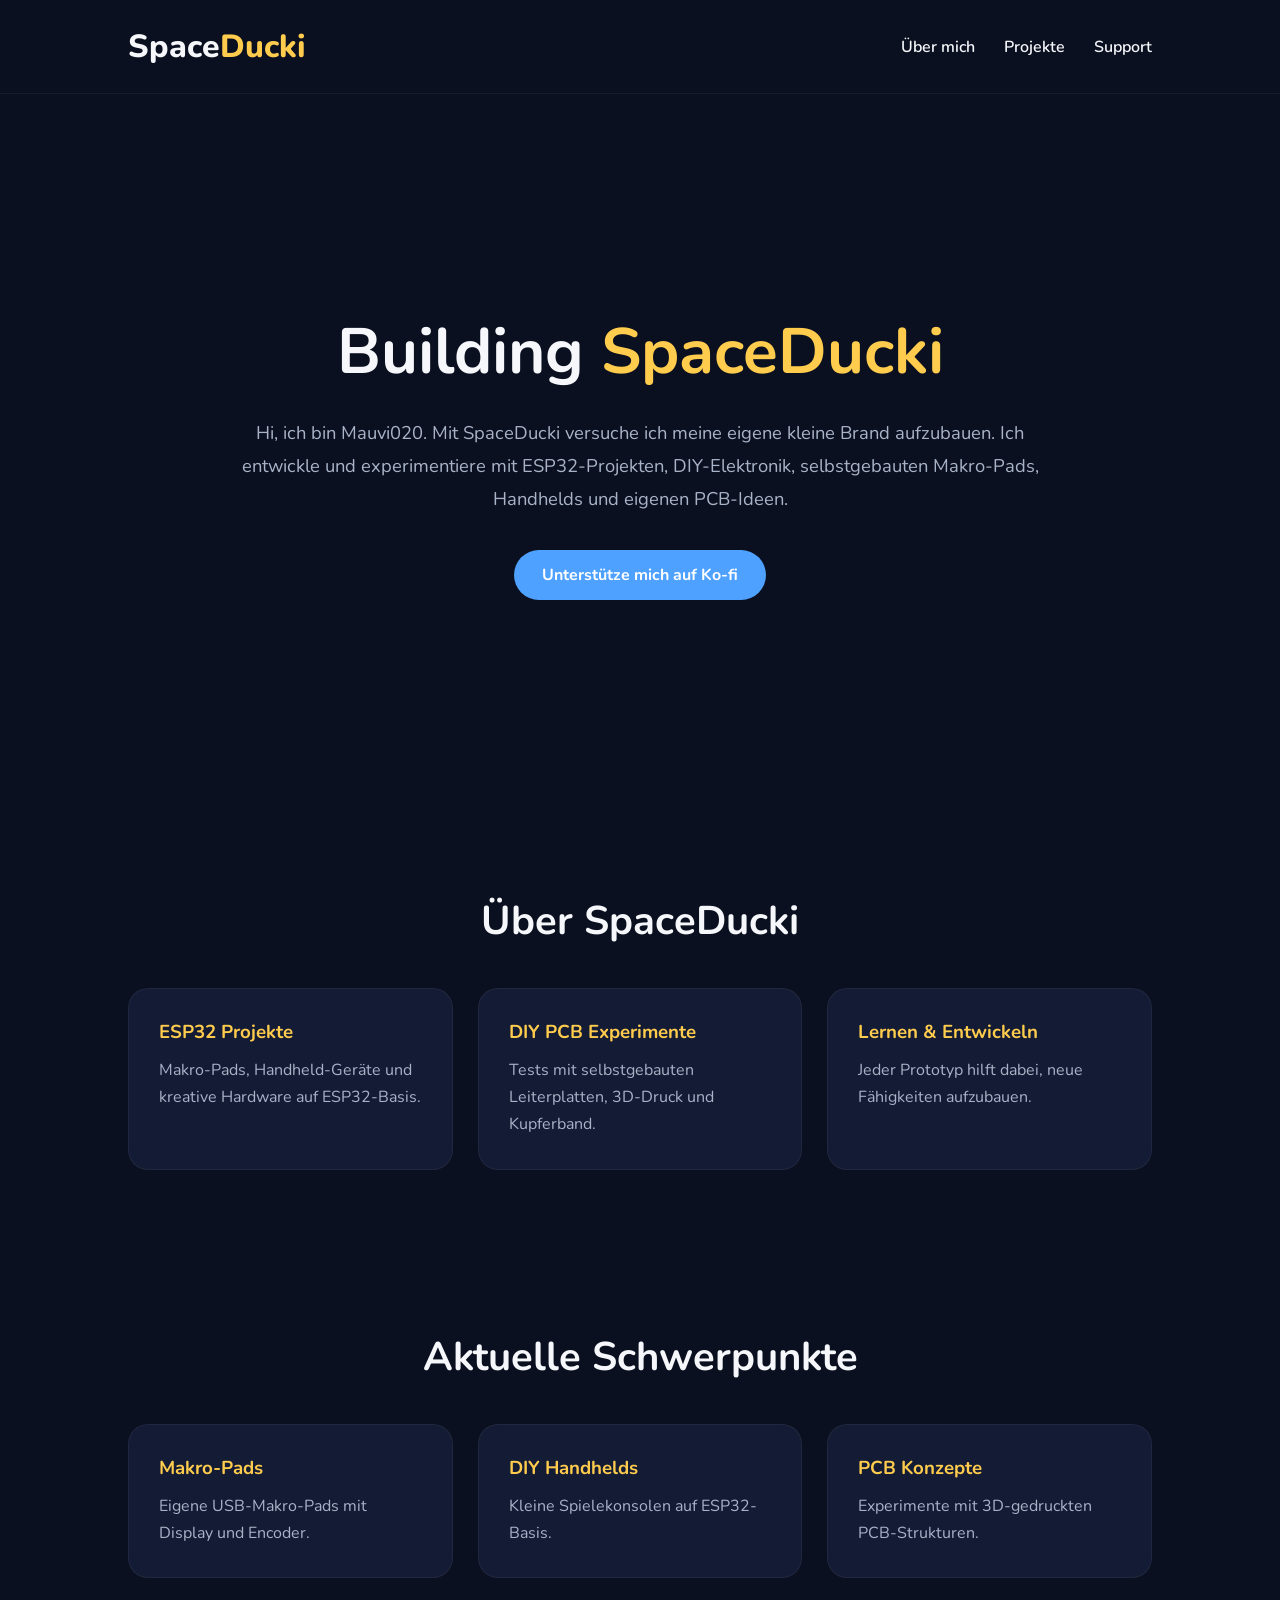
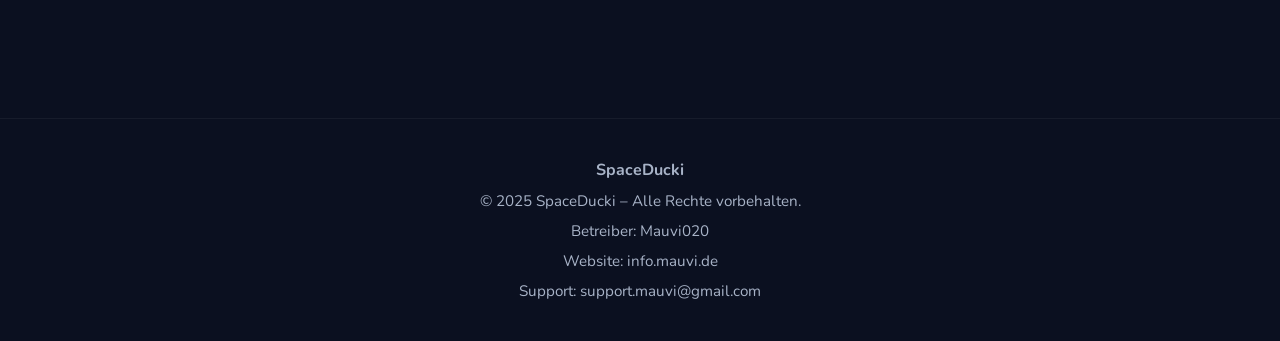
<file: SpaceDucki.html>
<!DOCTYPE html>
<html lang="de">
<head>
<meta charset="UTF-8">
<meta name="viewport" content="width=device-width, initial-scale=1.0">
<title>SpaceDucki</title>

<link href="https://fonts.googleapis.com/css2?family=Nunito:wght@400;600;700;800&display=swap" rel="stylesheet">

<style>
:root{
    --bg:#0b1020;
    --card:#141b34;
    --accent:#4ea1ff;
    --accent2:#ffcc4d;
    --text:#f5f7fa;
    --muted:#a8b3c7;
}
*{margin:0;padding:0;box-sizing:border-box;}
html{scroll-behavior:smooth;}
body{font-family:'Nunito',sans-serif;background:var(--bg);color:var(--text);}
header{display:flex;justify-content:space-between;align-items:center;padding:25px 10%;border-bottom:1px solid rgba(255,255,255,.05);}
.logo{font-size:2rem;font-weight:800;}
.logo span{color:var(--accent2);}
nav a{color:var(--text);text-decoration:none;margin-left:25px;font-weight:600;}
.hero{min-height:80vh;display:flex;flex-direction:column;justify-content:center;align-items:center;text-align:center;padding:40px;}
.hero h1{font-size:4rem;margin-bottom:20px;}
.hero h1 span{color:var(--accent2);}
.hero p{max-width:800px;color:var(--muted);line-height:1.8;font-size:1.15rem;margin-bottom:35px;}
.btn{display:inline-block;padding:14px 28px;border-radius:999px;text-decoration:none;font-weight:700;}
.primary{background:var(--accent);color:white;}
.section{padding:80px 10%;}
.section h2{text-align:center;margin-bottom:40px;font-size:2.5rem;}
.cards{display:grid;grid-template-columns:repeat(auto-fit,minmax(260px,1fr));gap:25px;}
.card{background:var(--card);padding:30px;border-radius:20px;border:1px solid rgba(255,255,255,.05);}
.card h3{margin-bottom:12px;color:var(--accent2);}
.card p{color:var(--muted);line-height:1.7;}
footer{margin-top:60px;padding:40px 20px;text-align:center;color:var(--muted);border-top:1px solid rgba(255,255,255,.05);}
.small{font-size:.95rem;margin-top:10px;}
</style>
</head>
<body>
<header>
<div class="logo">Space<span>Ducki</span></div>
<nav>
<a href="#about">Über mich</a>
<a href="#projects">Projekte</a>
<a href="#support">Support</a>
</nav>
</header>

<section class="hero">
<h1>Building <span>SpaceDucki</span></h1>
<p>
Hi, ich bin Mauvi020. Mit SpaceDucki versuche ich meine eigene kleine Brand aufzubauen.
Ich entwickle und experimentiere mit ESP32-Projekten, DIY-Elektronik, selbstgebauten Makro-Pads,
Handhelds und eigenen PCB-Ideen.
</p>
<a class="btn primary" href="https://ko-fi.com/mauvi020" target="_blank">
Unterstütze mich auf Ko-fi
</a>
</section>

<section class="section" id="about">
<h2>Über SpaceDucki</h2>
<div class="cards">
<div class="card">
<h3>ESP32 Projekte</h3>
<p>Makro-Pads, Handheld-Geräte und kreative Hardware auf ESP32-Basis.</p>
</div>
<div class="card">
<h3>DIY PCB Experimente</h3>
<p>Tests mit selbstgebauten Leiterplatten, 3D-Druck und Kupferband.</p>
</div>
<div class="card">
<h3>Lernen & Entwickeln</h3>
<p>Jeder Prototyp hilft dabei, neue Fähigkeiten aufzubauen.</p>
</div>
</div>
</section>

<section class="section" id="projects">
<h2>Aktuelle Schwerpunkte</h2>
<div class="cards">
<div class="card">
<h3>Makro-Pads</h3>
<p>Eigene USB-Makro-Pads mit Display und Encoder.</p>
</div>
<div class="card">
<h3>DIY Handhelds</h3>
<p>Kleine Spielekonsolen auf ESP32-Basis.</p>
</div>
<div class="card">
<h3>PCB Konzepte</h3>
<p>Experimente mit 3D-gedruckten PCB-Strukturen.</p>
</div>
</div>
</section>

<footer id="support">
<p><strong>SpaceDucki</strong></p>
<p class="small">© 2025 SpaceDucki – Alle Rechte vorbehalten.</p>
<p class="small">Betreiber: Mauvi020</p>
<p class="small">Website: info.mauvi.de</p>
<p class="small">Support: support.mauvi@gmail.com</p>
</footer>
</body>
</html>
</file>
